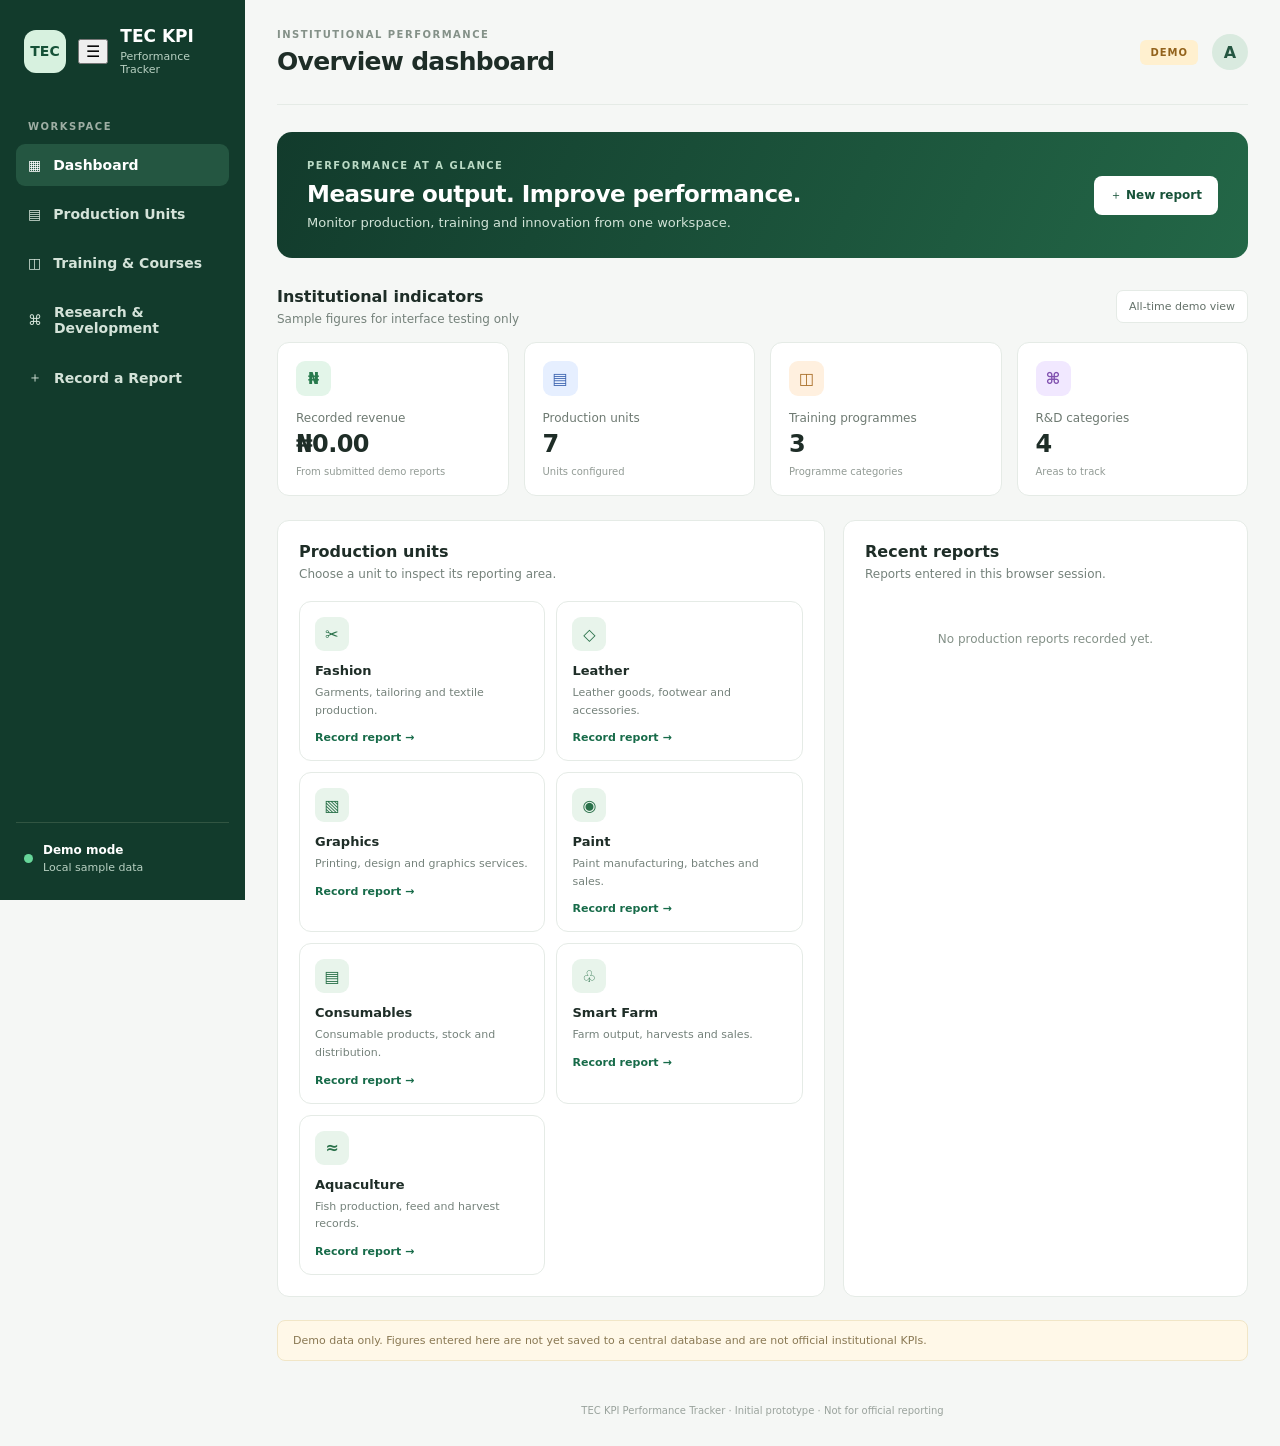
<file: index.html>
<!DOCTYPE html>
<html lang="en">
<head>
  <meta charset="UTF-8">
  <meta name="viewport" content="width=device-width, initial-scale=1.0">
  <meta name="theme-color" content="#123b2c">
  <title>TEC KPI | Performance Tracker</title>
  <link rel="stylesheet" href="css/style.css">
</head>
<body>
  <aside class="sidebar">
    <div class="brand">
      <div class="brand-mark">TEC</div>
      <button type="button" class="menu-toggle" id="menu-toggle"
        aria-expanded="true" aria-label="Hide navigation"
        title="Hide or show menu">☰</button>
      <div><strong>TEC KPI</strong><small>Performance Tracker</small></div>
    </div>

    <p class="nav-label">WORKSPACE</p>
    <nav>
      <button class="nav-link active" data-page="dashboard">▦ <span>Dashboard</span></button>
      <button class="nav-link" data-page="production">▤ <span>Production Units</span></button>
      <button class="nav-link" data-page="training">◫ <span>Training & Courses</span></button>
      <button class="nav-link" data-page="research">⌘ <span>Research & Development</span></button>
      <button class="nav-link" data-page="reports">＋ <span>Record a Report</span></button>
    </nav>

    <div class="sidebar-bottom">
      <span class="status-dot"></span>
      <div><strong>Demo mode</strong><small>Local sample data</small></div>
    </div>
  </aside>

  <main class="main">
    <header class="topbar">
      <div>
        <p class="eyebrow">INSTITUTIONAL PERFORMANCE</p>
        <h1 id="page-title">Overview dashboard</h1>
      </div>
      <div class="top-right">
        <span class="demo-tag">DEMO</span>
        <span class="avatar">A</span>
      </div>
    </header>

    <section class="page active-page" id="dashboard">
      <div class="welcome">
        <div>
          <p class="eyebrow light">PERFORMANCE AT A GLANCE</p>
          <h2>Measure output. Improve performance.</h2>
          <p>Monitor production, training and innovation from one workspace.</p>
        </div>
        <button class="primary-btn" data-go="reports">＋ New report</button>
      </div>

      <div class="section-heading">
        <div><h2>Institutional indicators</h2><p>Sample figures for interface testing only</p></div>
        <span class="period">All-time demo view</span>
      </div>

      <div class="metrics">
        <article class="metric-card"><span class="metric-icon green">₦</span><p>Recorded revenue</p><h3 id="total-revenue">₦0</h3><small>From submitted demo reports</small></article>
        <article class="metric-card"><span class="metric-icon blue">▤</span><p>Production units</p><h3>7</h3><small>Units configured</small></article>
        <article class="metric-card"><span class="metric-icon orange">◫</span><p>Training programmes</p><h3>3</h3><small>Programme categories</small></article>
        <article class="metric-card"><span class="metric-icon purple">⌘</span><p>R&D categories</p><h3>4</h3><small>Areas to track</small></article>
      </div>

      <div class="content-grid">
        <article class="panel">
          <div class="panel-heading"><div><h2>Production units</h2><p>Choose a unit to inspect its reporting area.</p></div></div>
          <div class="unit-grid" id="unit-grid"></div>
        </article>
        <article class="panel">
          <div class="panel-heading"><div><h2>Recent reports</h2><p>Reports entered in this browser session.</p></div></div>
          <div id="recent-reports" class="recent-list"><div class="empty-state">No reports recorded yet. Create your first report to begin.</div></div>
        </article>
      </div>
      <p class="notice">Demo data only. Figures entered here are not yet saved to a central database and are not official institutional KPIs.</p>
    </section>

    <section class="page" id="production">
      <div class="section-heading"><div><h2>Production management</h2><p>Record output, sales, revenue, stock and operational challenges.</p></div><button class="primary-btn" data-go="reports">＋ Record output</button></div>
      <div class="unit-grid large-grid" id="production-grid"></div>
      <article class="panel table-panel">
        <div class="panel-heading"><div><h2>Production reports</h2><p>Records entered during this demo.</p></div></div>
        <div class="table-wrap"><table><thead><tr><th>Date</th><th>Unit</th><th>Output</th><th>Revenue</th><th>Status</th></tr></thead><tbody id="production-rows"><tr><td colspan="5">No reports recorded yet.</td></tr></tbody></table></div>
      </article>
    </section>

    <section class="page" id="training">
      <div class="section-heading">
        <div><h2>Training & courses</h2><p>Record individual programmes or import a larger dataset.</p></div>
        <button class="primary-btn" data-go="training-report">＋ New training report</button>
      </div>

      <div class="metrics">
        <article class="metric-card"><span class="metric-icon green">01</span><p>Reports</p><h3 id="training-count">0</h3><small>Training records imported or entered</small></article>
        <article class="metric-card"><span class="metric-icon blue">02</span><p>Students enrolled</p><h3 id="training-enrolled">0</h3><small>Total across current demo records</small></article>
        <article class="metric-card"><span class="metric-icon orange">03</span><p>Students completed</p><h3 id="training-completed">0</h3><small>Total across current demo records</small></article>
      </div>

      <article class="panel">
        <div class="panel-heading"><div><h2>Connect to TEC KPI API</h2><p>Sign in with your TEC KPI administrator account to load and save database records.</p></div></div>
        <form id="training-login-form" class="form-grid">
          <label>Administrator email *<input type="email" id="training-email" autocomplete="username" required></label>
          <label>Password *<input type="password" id="training-password" autocomplete="current-password" required></label>
          <div class="form-actions full-field"><button type="submit" class="primary-btn">Connect</button><button type="button" class="secondary-btn" id="training-disconnect">Disconnect</button></div>
        </form>
        <p id="training-api-message" class="form-message" role="status">Not connected.</p>
      </article>

      <article class="panel">
        <div class="panel-heading"><div><h2>Bulk import training records</h2><p>Import activities directly into PostgreSQL.</p></div></div>
        <p class="muted">CSV columns: programme, start_date, end_date, course, level, skill, unit, enrolled, trained, completed, facilitator_names, status, notes. Separate multiple facilitator names with semicolons. Programme, skill, unit and facilitator names must already exist in the database.</p>
        <p><button type="button" class="secondary-btn" id="download-training-template">Download CSV template</button></p>
        <label class="upload-label">Choose training CSV file
          <input type="file" id="training-csv" accept=".csv,text/csv">
        </label>
        <p id="csv-message" class="form-message" role="status"></p>
        <div class="form-actions"><button type="button" class="primary-btn" id="import-training" disabled>Import CSV to database</button></div>
        <div id="csv-preview" class="table-wrap"></div>
      </article>

      <article class="panel table-panel">
        <div class="panel-heading"><div><h2>Training records</h2><p>Current browser-session records.</p></div></div>
        <div class="table-wrap"><table><thead><tr><th>Training period</th><th>Programme</th><th>Skill</th><th>Facilitators</th><th>Enrolled</th><th>Trained</th><th>Completed</th><th>Status</th></tr></thead><tbody id="training-rows"><tr><td colspan="8">No training records yet.</td></tr></tbody></table></div>
      </article>
    </section>

    <section class="page" id="research">
      <div class="section-heading">
        <div><h2>Research & Development</h2><p>Track grants, innovation, incubation, projects and partnerships.</p></div>
        <button class="primary-btn" data-go="research-report">＋ New R&D report</button>
      </div>
      <div class="unit-grid large-grid">
        <article class="unit-card"><span class="unit-symbol">₦</span><h3>Grants & funding</h3><p>Grant applications, awards and funding amounts.</p></article>
        <article class="unit-card"><span class="unit-symbol">✦</span><h3>Innovations & prototypes</h3><p>Research outputs, prototypes and development milestones.</p></article>
        <article class="unit-card"><span class="unit-symbol">↗</span><h3>Incubation & startups</h3><p>Incubated businesses, startups and commercialization.</p></article>
        <article class="unit-card"><span class="unit-symbol">⇄</span><h3>Projects & partnerships</h3><p>Research projects, collaborators and project progress.</p></article>
      </div>
      <article class="panel table-panel">
        <div class="panel-heading"><div><h2>R&D reports</h2><p>Current browser-session records.</p></div></div>
        <div class="table-wrap"><table><thead><tr><th>Date</th><th>Category</th><th>Project / innovation</th><th>Funding (₦)</th><th>Status</th></tr></thead><tbody id="research-rows"><tr><td colspan="5">No R&D records yet.</td></tr></tbody></table></div>
      </article>
    </section>

    <section class="page" id="training-report">
      <div class="section-heading"><div><h2>New training report</h2><p>Record one course or training programme.</p></div></div>
      <article class="panel form-panel">
        <form id="training-form">
          <div class="form-grid">
            <label>Training start date *<input type="date" id="tr-start-date" required></label>
            <label>Training end date *<input type="date" id="tr-end-date" required></label>
            <label>Programme *<select id="tr-programme" required><option value="">Connect to load programmes</option></select></label>
            <label>Individual skill *<select id="tr-skill" required><option value="">Select a programme first</option></select></label>
            <label>Student level *<input id="tr-level" maxlength="150" required placeholder="e.g. 300-level"></label>
            <label>Production unit<select id="tr-unit"><option value="">Institution-wide / not applicable</option></select></label>
            <label>Course / training activity *<input id="tr-course" maxlength="150" required placeholder="e.g. Practical leather bag production"></label>
            <label class="full-field">Facilitators *<select id="tr-facilitators" multiple size="4" required></select><small>Hold Ctrl (or Command on Mac) to select multiple facilitators.</small></label>
            <label>Students enrolled *<input type="number" id="tr-enrolled" min="0" step="1" required></label>
            <label>Students trained *<input type="number" id="tr-trained" min="0" step="1" required></label>
            <label>Students completed *<input type="number" id="tr-completed" min="0" step="1" required></label>
            <label>Status<select id="tr-status"><option value="draft">Draft</option><option value="ongoing">Ongoing</option><option value="completed">Completed</option><option value="cancelled">Cancelled</option></select></label>
            <label class="full-field">Notes / challenges<textarea id="tr-notes" rows="3" maxlength="2000"></textarea></label>
          </div>
          <div class="form-actions"><button type="button" class="secondary-btn" data-go="training">Cancel</button><button type="submit" class="primary-btn">Save training report</button></div>
          <p id="training-form-message" class="form-message" role="status"></p>
        </form>
      </article>
    </section>

    <section class="page" id="research-report">
      <div class="section-heading"><div><h2>New R&D report</h2><p>Record a research, innovation or commercialization activity.</p></div></div>
      <article class="panel form-panel">
        <form id="research-form">
          <div class="form-grid">
            <label>Reporting date *<input type="date" id="rd-date" required></label>
            <label>Category *<select id="rd-category" required><option value="">Choose category</option><option>Grant / funding</option><option>Innovation / prototype</option><option>Incubation / startup</option><option>Research project</option><option>Partnership</option><option>Commercialization</option><option>Publication</option></select></label>
            <label class="full-field">Project / innovation title *<input id="rd-title" maxlength="180" required></label>
            <label>Funding amount (₦)<input type="number" id="rd-funding" min="0" step="0.01" value="0"></label>
            <label>Status *<select id="rd-status" required><option>Draft</option><option>Submitted</option><option>In progress</option><option>Completed</option><option>On hold</option></select></label>
            <label>Partner / funding body<input id="rd-partner" maxlength="180"></label>
            <label>Milestone / target date<input type="date" id="rd-target"></label>
            <label class="full-field">Progress, outcomes and challenges<textarea id="rd-notes" rows="4" maxlength="3000"></textarea></label>
          </div>
          <div class="form-actions"><button type="button" class="secondary-btn" data-go="research">Cancel</button><button type="submit" class="primary-btn">Save R&D report</button></div>
          <p id="research-form-message" class="form-message" role="status"></p>
        </form>
      </article>
    </section>

    <section class="page" id="reports">
      <div class="section-heading"><div><h2>Record a report</h2><p>Enter a unit's production or operational results.</p></div></div>
      <article class="panel form-panel">
        <div class="form-intro"><h2>Unit performance report</h2><p>All fields marked * are required.</p></div>
        <form id="report-form">
          <div class="form-grid">
            <label>Reporting date *<input type="date" id="report-date" required></label>
            <label>Production unit *<select id="report-unit" required></select></label>
            <label>Product or activity *<input id="report-product" maxlength="120" placeholder="e.g. Leather bags" required></label>
            <label>Quantity produced *<input type="number" id="report-output" min="0" step="any" placeholder="0" required></label>
            <label>Quantity sold<input type="number" id="report-sold" min="0" step="any" value="0"></label>
            <label>Revenue (₦) *<input type="number" id="report-revenue" min="0" step="0.01" placeholder="0.00" required></label>
            <label>Stock remaining<input type="number" id="report-stock" min="0" step="any" value="0"></label>
            <label>Report status<select id="report-status"><option value="Draft">Draft</option><option value="Submitted">Submitted</option></select></label>
            <label class="full-field">Challenges<textarea id="report-challenges" rows="3" maxlength="2000" placeholder="Describe operational challenges, if any."></textarea></label>
            <label class="full-field">Recommendations<textarea id="report-recommendations" rows="3" maxlength="2000" placeholder="Suggest corrective actions or improvements."></textarea></label>
          </div>
          <div class="form-actions"><button type="reset" class="secondary-btn">Clear form</button><button type="submit" class="primary-btn">Save demo report</button></div>
          <p id="form-message" class="form-message" role="status"></p>
        </form>
      </article>
    </section>

    <footer>TEC KPI Performance Tracker · Initial prototype · Not for official reporting</footer>
  </main>

  <script src="js/app.js"></script>
</body>
</html>
</file>
<file: css/style.css>
:root{font-family:Inter,system-ui,-apple-system,BlinkMacSystemFont,"Segoe UI",sans-serif;color:#1e2d27;background:#f5f7f5;font-synthesis:none;text-rendering:optimizeLegibility;--green:#176b49;--dark:#123b2c;--muted:#75827b;--border:#e5ebe6}
*{box-sizing:border-box}body{margin:0;min-height:100vh}button,input,select,textarea{font:inherit}button{cursor:pointer}.sidebar{position:fixed;inset:0 auto 0 0;width:245px;background:var(--dark);color:white;padding:26px 16px;display:flex;flex-direction:column;z-index:5}.brand{display:flex;align-items:center;gap:12px;padding:0 8px 35px}.brand-mark{height:43px;width:47px;border-radius:12px;background:#d7f1df;color:#165238;display:grid;place-items:center;font-weight:850;font-size:14px}.brand strong,.brand small,.sidebar-bottom strong,.sidebar-bottom small{display:block}.brand strong{font-size:17px}.brand small,.sidebar-bottom small{color:#b8d0c2;font-size:11px;margin-top:4px}.nav-label,.eyebrow{font-size:10px;font-weight:800;letter-spacing:1.5px;color:#9eaea4}.nav-label{padding:0 12px;margin-bottom:12px}.sidebar nav{display:grid;gap:7px}.nav-link{border:0;text-align:left;padding:13px 12px;border-radius:9px;background:transparent;color:#d4e3d9;display:flex;gap:12px;align-items:center;font-size:14px}.nav-link.active,.nav-link:hover{background:#245641;color:white}.nav-link span{font-weight:550}.sidebar-bottom{margin-top:auto;border-top:1px solid #315542;padding:20px 8px 0;display:flex;align-items:center;gap:10px;font-size:12px}.status-dot{width:9px;height:9px;border-radius:50%;background:#67d69a}.main{margin-left:245px;padding:0 32px;max-width:1800px}.topbar{height:105px;display:flex;align-items:center;justify-content:space-between;border-bottom:1px solid var(--border);margin-bottom:27px}.topbar .eyebrow{color:#849188;margin:0 0 7px}.topbar h1{font-size:25px;margin:0;letter-spacing:-.7px}.top-right{display:flex;align-items:center;gap:14px}.demo-tag{font-size:10px;font-weight:800;letter-spacing:1px;padding:7px 10px;border-radius:6px;background:#fff0cf;color:#93631c}.avatar{height:36px;width:36px;border-radius:50%;display:grid;place-items:center;background:#d9eadf;color:#245641;font-weight:800}.page{display:none}.page.active-page{display:block}.welcome{background:linear-gradient(115deg,#123b2c,#236747);border-radius:15px;padding:28px 30px;color:white;display:flex;align-items:center;justify-content:space-between;gap:20px}.welcome .eyebrow{color:#b9d9c4;margin:0 0 10px}.welcome h2{font-size:23px;margin:0 0 8px;letter-spacing:-.5px}.welcome p:last-child{color:#d1e3d7;font-size:13px;margin:0}.primary-btn,.secondary-btn{border:0;border-radius:8px;padding:11px 16px;font-weight:700;font-size:12px;white-space:nowrap}.primary-btn{background:var(--green);color:white}.primary-btn:hover{background:#10553a}.welcome .primary-btn{background:#fff;color:#175239}.secondary-btn{background:#edf1ed;color:#34463b}.section-heading{display:flex;align-items:center;justify-content:space-between;gap:15px;margin:29px 0 16px}.section-heading h2,.panel h2{font-size:16px;margin:0 0 6px}.section-heading p,.panel-heading p,.form-intro p{font-size:12px;color:var(--muted);margin:0}.period{font-size:11px;background:#fff;border:1px solid var(--border);padding:9px 12px;border-radius:7px;color:#647169}.metrics{display:grid;grid-template-columns:repeat(4,minmax(0,1fr));gap:15px;margin-bottom:24px}.metric-card,.panel,.unit-card{background:#fff;border:1px solid var(--border);border-radius:12px}.metric-card{padding:18px;min-width:0}.metric-icon{height:35px;width:35px;border-radius:9px;display:grid;place-items:center;font-weight:800}.green{background:#e3f5e9;color:#287a4d}.blue{background:#e6efff;color:#4268b2}.orange{background:#fff0df;color:#aa702b}.purple{background:#f1e8ff;color:#8152b0}.metric-card>p{font-size:12px;color:#6e7a72;margin:15px 0 5px}.metric-card h3{font-size:24px;margin:0;letter-spacing:-.6px;overflow-wrap:anywhere}.metric-card>small{font-size:10px;color:#929b95;display:block;margin-top:8px}.content-grid{display:grid;grid-template-columns:minmax(0,1.15fr) minmax(0,.85fr);gap:18px}.panel{padding:21px;margin-bottom:18px;min-width:0}.panel-heading{display:flex;justify-content:space-between;align-items:center;margin-bottom:20px}.unit-grid{display:grid;grid-template-columns:repeat(2,minmax(0,1fr));gap:11px}.unit-card{padding:15px;transition:border-color .15s,transform .15s}.unit-card:hover{border-color:#a5cdb4;transform:translateY(-1px)}.unit-symbol{width:34px;height:34px;border-radius:9px;background:#e8f4eb;color:#2a714a;display:grid;place-items:center;font-weight:800;margin-bottom:12px}.unit-card h3{font-size:13px;margin:0 0 6px}.unit-card p{font-size:11px;line-height:1.6;color:var(--muted);margin:0}.unit-card button{border:0;background:none;color:var(--green);font-weight:700;font-size:11px;padding:12px 0 0}.recent-list{display:grid;gap:0}.recent-item{display:flex;justify-content:space-between;gap:10px;padding:13px 0;border-bottom:1px solid #eef1ee}.recent-item:last-child{border:0}.recent-item strong{font-size:12px;display:block}.recent-item small{display:block;color:var(--muted);font-size:10px;margin-top:5px}.recent-amount{text-align:right;font-size:12px;font-weight:800;white-space:nowrap}.empty-state{padding:28px 10px;text-align:center;color:#849188;font-size:12px;line-height:1.7}.notice{font-size:11px;color:#8a7954;background:#fff8e8;border:1px solid #f1e6c7;padding:13px 15px;border-radius:8px;margin:5px 0 20px}.large-grid{grid-template-columns:repeat(3,minmax(0,1fr));margin-bottom:22px}.large-grid .unit-card{padding:20px}.table-panel{padding:0;overflow:hidden}.table-panel .panel-heading{padding:21px 21px 0}.table-wrap{overflow-x:auto}table{width:100%;border-collapse:collapse;text-align:left;white-space:nowrap}th,td{padding:14px 18px;border-bottom:1px solid #edf0ed;font-size:12px}th{color:#7b877f;font-weight:650;background:#fafbfa}td{color:#435249}td:last-child{font-weight:650}.form-panel{max-width:900px}.form-intro{padding-bottom:20px;border-bottom:1px solid var(--border);margin-bottom:20px}.form-grid{display:grid;grid-template-columns:repeat(2,minmax(0,1fr));gap:18px}.form-grid label{display:grid;gap:8px;font-size:12px;font-weight:650;color:#34483c}.form-grid input,.form-grid select,.form-grid textarea{width:100%;min-width:0;padding:11px 12px;border:1px solid #dce4dd;border-radius:7px;background:#fff;color:#26382e;outline:none;font-size:12px}.form-grid input:focus,.form-grid select:focus,.form-grid textarea:focus{border-color:#5b9b74;box-shadow:0 0 0 3px #e7f4eb}.full-field{grid-column:1/-1}.form-grid textarea{resize:vertical}.form-actions{display:flex;justify-content:flex-end;gap:10px;margin-top:22px}.form-message{font-size:12px;color:var(--green)}.muted{font-size:13px;line-height:1.8;color:var(--muted);margin:12px 0 18px}footer{padding:24px 0 30px;color:#9aa39d;font-size:10px;text-align:center}
@media(max-width:1100px){.sidebar{width:205px}.main{margin-left:205px;padding:0 22px}.metrics{grid-template-columns:repeat(2,minmax(0,1fr))}.content-grid{grid-template-columns:1fr}.large-grid{grid-template-columns:repeat(2,minmax(0,1fr))}}
@media(max-width:700px){.sidebar{position:static;width:100%;padding:12px;display:block}.brand{padding:0 4px 12px}.brand-mark{height:35px;width:40px}.nav-label,.sidebar-bottom{display:none}.sidebar nav{display:flex;overflow-x:auto;gap:5px;padding-bottom:3px}.nav-link{flex:0 0 auto;padding:10px;font-size:12px}.nav-link span{white-space:nowrap}.main{margin:0;padding:0 14px}.topbar{height:83px;margin-bottom:17px}.topbar h1{font-size:20px}.welcome{padding:22px;align-items:flex-start;flex-direction:column}.welcome h2{font-size:20px}.section-heading{align-items:flex-start}.metrics{gap:10px}.metric-card{padding:13px}.metric-card h3{font-size:20px}.unit-grid,.large-grid{grid-template-columns:repeat(2,minmax(0,1fr))}.panel{padding:15px}.form-grid{grid-template-columns:1fr}.full-field{grid-column:auto}.period{display:none}}
@media(max-width:390px){.unit-grid,.large-grid{grid-template-columns:1fr}.demo-tag{display:none}.metrics{grid-template-columns:repeat(2,minmax(0,1fr))}}

.upload-label{display:grid;gap:10px;font-size:12px;font-weight:700;color:#34483c;margin:16px 0}
.upload-label input{width:100%;padding:12px;border:1px dashed #a9c5b2;border-radius:8px;background:#f8fbf8;font-size:12px}
#csv-preview{margin-top:14px}
#csv-preview:empty{display:none}
#csv-preview table{margin-bottom:10px}
#csv-preview .muted{font-size:11px}
#csv-preview .form-message{line-height:1.8;color:#a15b2b}
button:disabled{opacity:.45;cursor:not-allowed}
</file>
